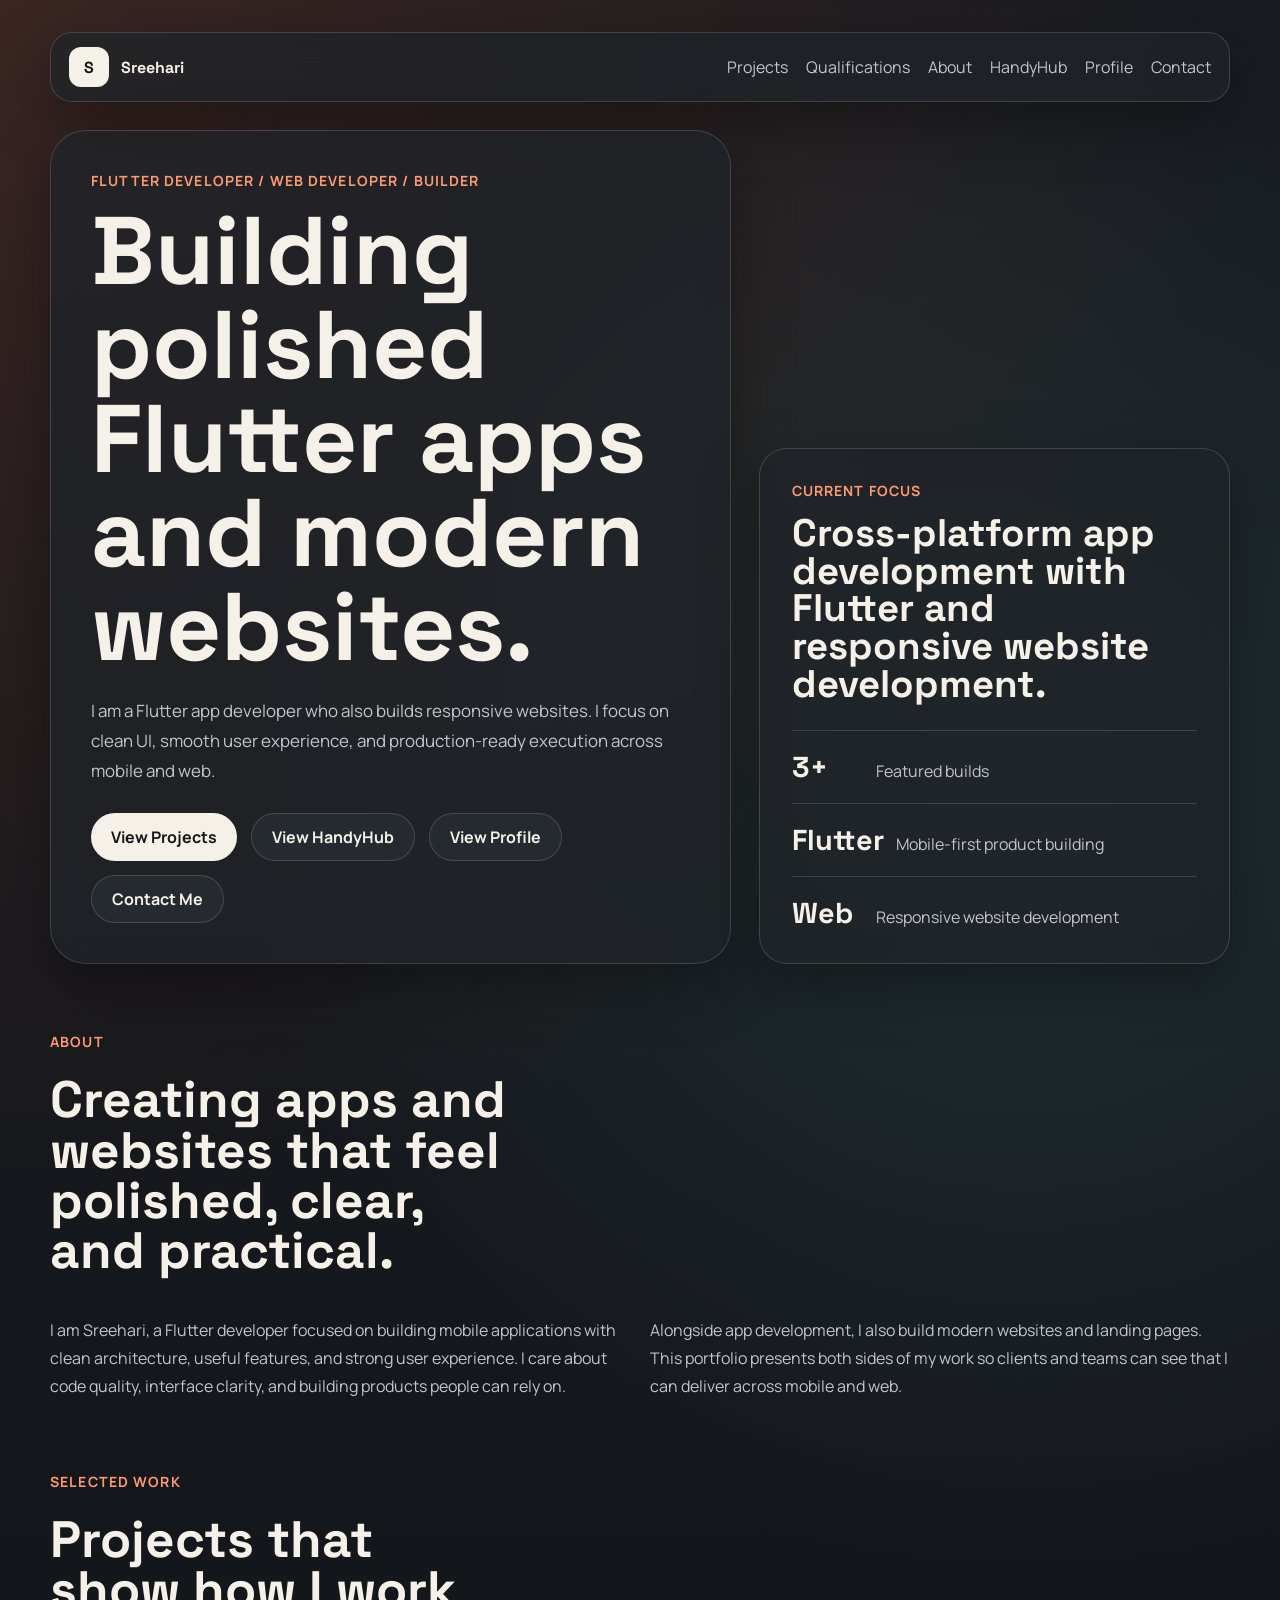
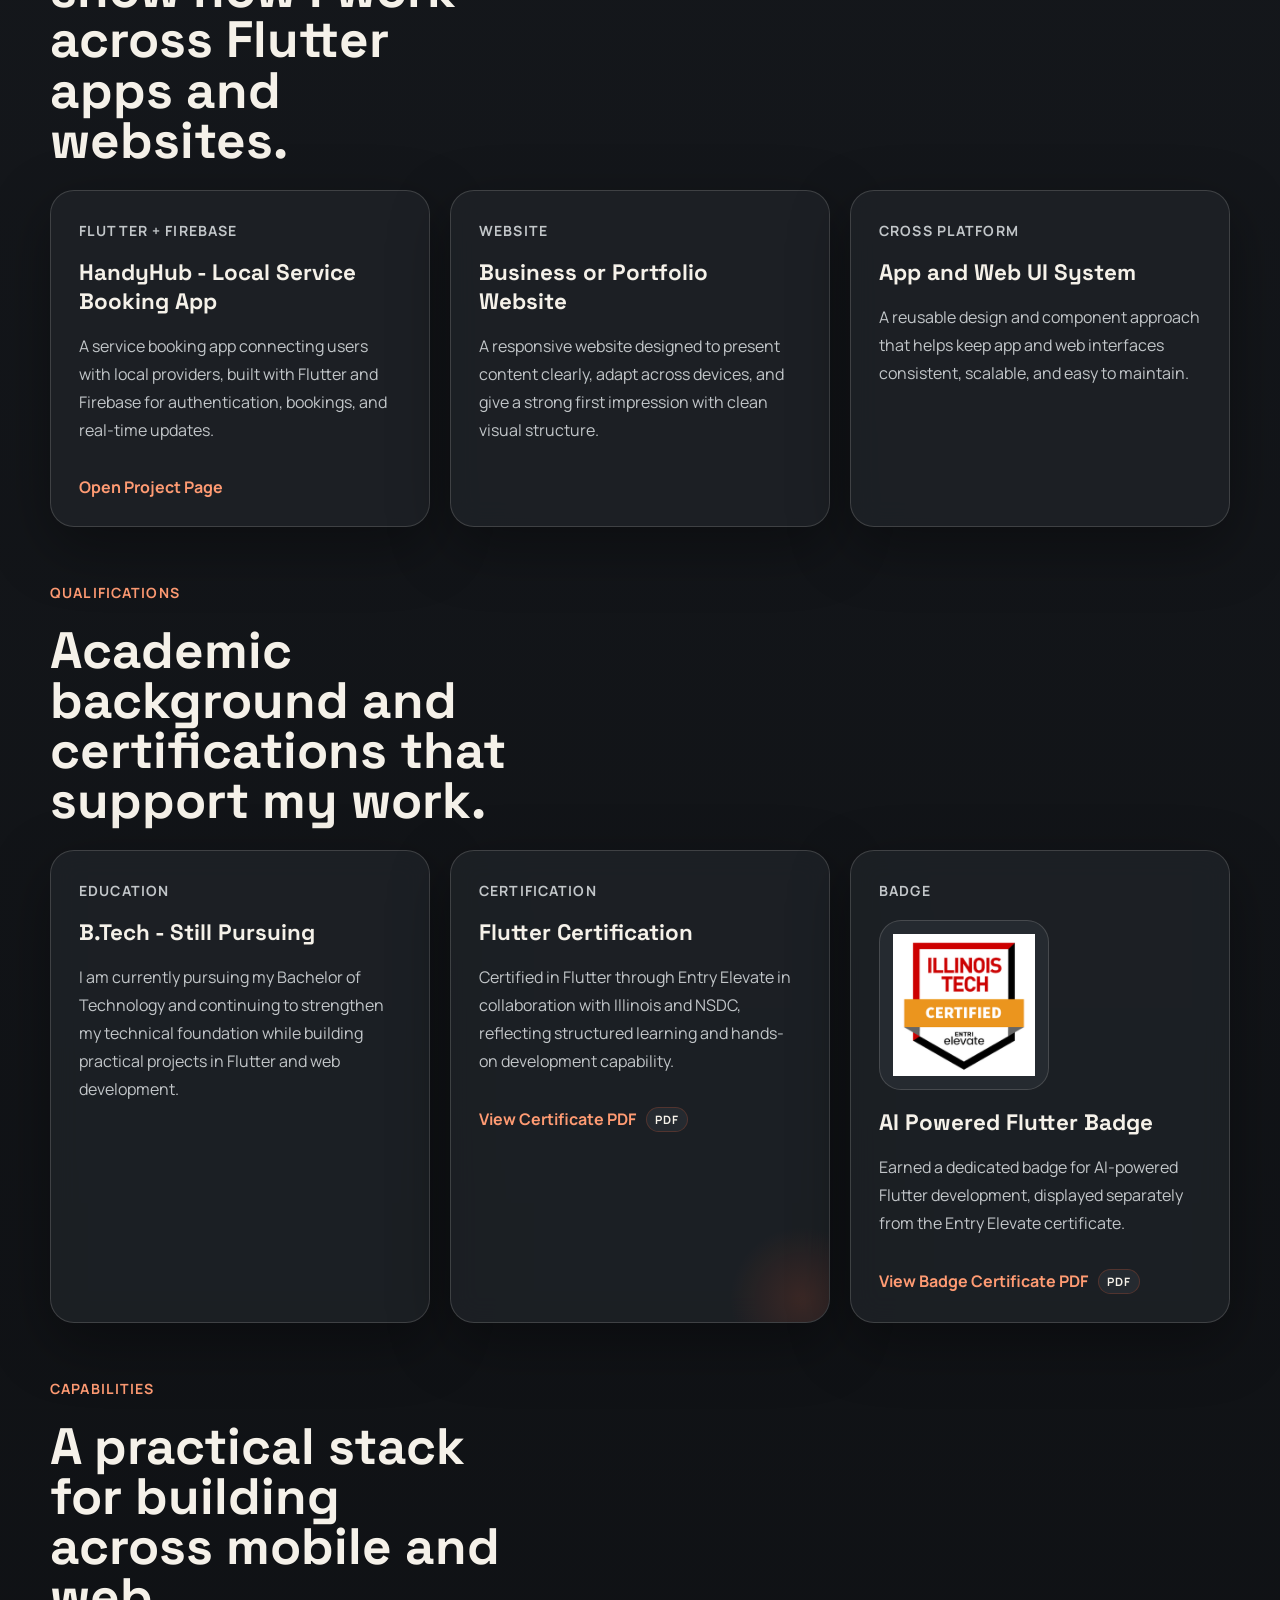
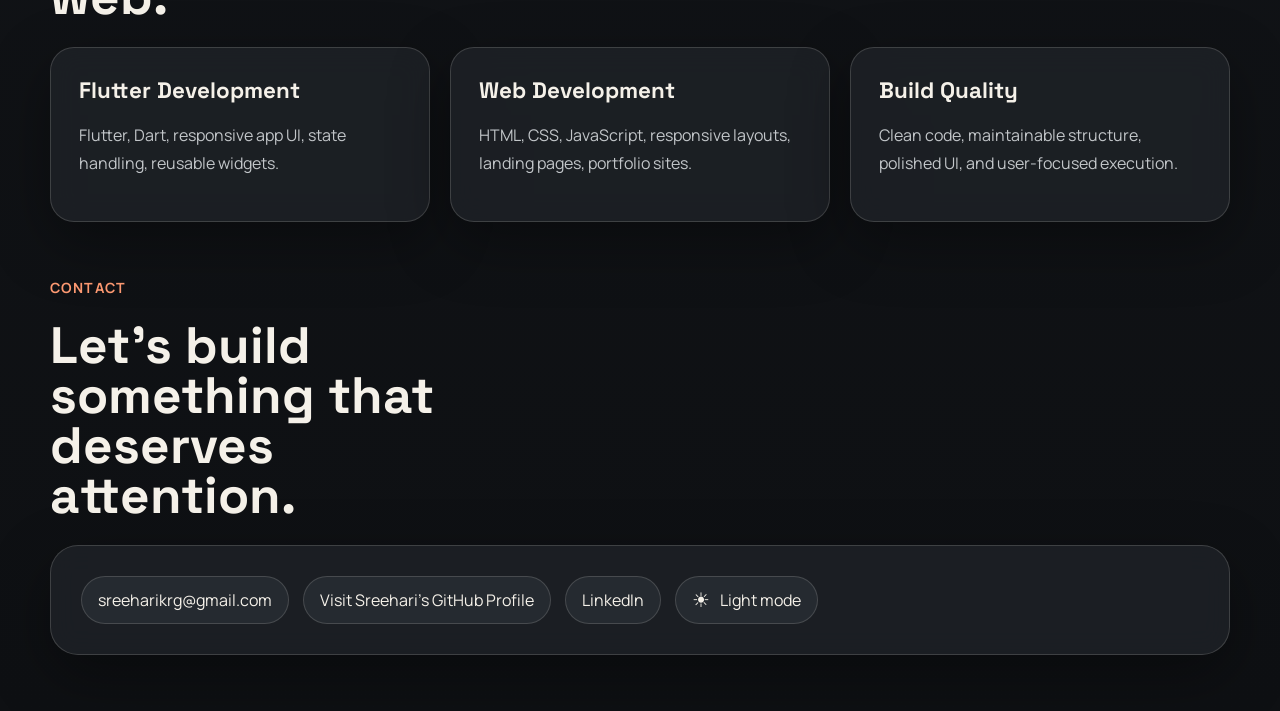
<file: Portfoliobysreehari/index.html>
<!DOCTYPE html>
<html lang="en" data-theme="dark" class="dark-mode">
<head>
  <meta charset="UTF-8">
  <meta name="viewport" content="width=device-width, initial-scale=1.0">
  <title>Sreehari | Flutter & Web Developer</title>
  <meta
    name="description"
    content="Portfolio website for Sreehari featuring Flutter app development, web development, projects, skills, and contact details."
  >
  <link rel="preconnect" href="https://fonts.googleapis.com">
  <link rel="preconnect" href="https://fonts.gstatic.com" crossorigin>
  <link
    href="https://fonts.googleapis.com/css2?family=Space+Grotesk:wght@400;500;700&family=Manrope:wght@400;500;700&display=swap"
    rel="stylesheet"
  >
  <link rel="stylesheet" href="styles.css?v=5">
</head>
<body>
  <div class="site-shell">
    <header class="hero">
      <nav class="topbar">
        <div class="brand">
          <span class="brand-mark">S</span>
          <span class="brand-text">Sreehari</span>
        </div>
        <div class="nav-links">
          <a href="#projects">Projects</a>
          <a href="#qualifications">Qualifications</a>
          <a href="#about">About</a>
          <a href="handyhub.html">HandyHub</a>
          <a href="profile.html">Profile</a>
          <a href="#contact">Contact</a>
        </div>
      </nav>

      <div class="hero-grid">
        <section class="hero-copy">
          <p class="eyebrow">Flutter Developer / Web Developer / Builder</p>
          <h1>Building polished Flutter apps and modern websites.</h1>
          <p class="hero-text">
            I am a Flutter app developer who also builds responsive websites.
            I focus on clean UI, smooth user experience, and production-ready
            execution across mobile and web.
          </p>
          <div class="hero-actions">
            <a class="button button-primary" href="#projects">View Projects</a>
            <a class="button button-secondary" href="handyhub.html">View HandyHub</a>
            <a class="button button-secondary" href="profile.html">View Profile</a>
            <a class="button button-secondary" href="#contact">Contact Me</a>
          </div>
        </section>

        <aside class="hero-card">
          <p class="card-label">Current Focus</p>
          <h2>Cross-platform app development with Flutter and responsive website development.</h2>
          <ul class="stat-list">
            <li>
              <span class="stat-value">3+</span>
              <span class="stat-label">Featured builds</span>
            </li>
            <li>
              <span class="stat-value">Flutter</span>
              <span class="stat-label">Mobile-first product building</span>
            </li>
            <li>
              <span class="stat-value">Web</span>
              <span class="stat-label">Responsive website development</span>
            </li>
          </ul>
        </aside>
      </div>
    </header>

    <main>
      <section class="section section-intro" id="about">
        <div class="section-heading">
          <p class="eyebrow">About</p>
          <h2>Creating apps and websites that feel polished, clear, and practical.</h2>
        </div>
        <div class="intro-grid">
          <p>
            I am Sreehari, a Flutter developer focused on building mobile
            applications with clean architecture, useful features, and strong
            user experience. I care about code quality, interface clarity, and
            building products people can rely on.
          </p>
          <p>
            Alongside app development, I also build modern websites and landing
            pages. This portfolio presents both sides of my work so clients and
            teams can see that I can deliver across mobile and web.
          </p>
        </div>
      </section>

      <section class="section" id="projects">
        <div class="section-heading">
          <p class="eyebrow">Selected Work</p>
          <h2>Projects that show how I work across Flutter apps and websites.</h2>
        </div>
        <div class="project-grid">
          <article class="project-card reveal">
            <p class="project-tag">Flutter + Firebase</p>
            <h3>HandyHub - Local Service Booking App</h3>
            <p>
              A service booking app connecting users with local providers,
              built with Flutter and Firebase for authentication, bookings, and
              real-time updates.
            </p>
            <a class="project-inline-link" href="handyhub.html">Open Project Page</a>
          </article>
          <article class="project-card reveal">
            <p class="project-tag">Website</p>
            <h3>Business or Portfolio Website</h3>
            <p>
              A responsive website designed to present content clearly, adapt
              across devices, and give a strong first impression with clean
              visual structure.
            </p>
          </article>
          <article class="project-card reveal">
            <p class="project-tag">Cross Platform</p>
            <h3>App and Web UI System</h3>
            <p>
              A reusable design and component approach that helps keep app and
              web interfaces consistent, scalable, and easy to maintain.
            </p>
          </article>
        </div>
      </section>

      <section class="section" id="qualifications">
        <div class="section-heading">
          <p class="eyebrow">Qualifications</p>
          <h2>Academic background and certifications that support my work.</h2>
        </div>
        <div class="qualification-grid">
          <article class="qualification-card reveal">
            <p class="project-tag">Education</p>
            <h3>B.Tech - Still Pursuing</h3>
            <p>
              I am currently pursuing my Bachelor of Technology and continuing
              to strengthen my technical foundation while building practical
              projects in Flutter and web development.
            </p>
          </article>
          <article class="qualification-card certificate-card reveal">
            <p class="project-tag">Certification</p>
            <h3>Flutter Certification</h3>
            <p>
              Certified in Flutter through Entry Elevate in collaboration with
              Illinois and NSDC, reflecting structured learning and hands-on
              development capability.
            </p>
            <a
              class="certificate-link"
              href="assets/flutter-certificate.pdf"
              target="_blank"
              rel="noreferrer"
            >
              View Certificate PDF
            </a>
          </article>
          <article class="qualification-card badge-card reveal">
            <p class="project-tag">Badge</p>
            <a
              class="badge-image-link"
              href="assets/AIPoweredFlutter_Badge20260516-31-hcysxd.pdf"
              target="_blank"
              rel="noreferrer"
              aria-label="View AI Powered Flutter badge PDF"
            >
              <img
                src="./assets/ai-powered-flutter.png"
                alt="AI Powered Flutter badge"
                class="profile-badge-image"
              >
            </a>
            <h3>AI Powered Flutter Badge</h3>
            <p>
              Earned a dedicated badge for AI-powered Flutter development,
              displayed separately from the Entry Elevate certificate.
            </p>
            <a
              class="certificate-link"
              href="assets/AIPoweredFlutter_Badge20260516-31-hcysxd.pdf"
              target="_blank"
              rel="noreferrer"
            >
              View Badge Certificate PDF
            </a>
          </article>
        </div>
      </section>

      <section class="section">
        <div class="section-heading">
          <p class="eyebrow">Capabilities</p>
          <h2>A practical stack for building across mobile and web.</h2>
        </div>
        <div class="skill-grid">
          <div class="skill-card reveal">
            <h3>Flutter Development</h3>
            <p>Flutter, Dart, responsive app UI, state handling, reusable widgets.</p>
          </div>
          <div class="skill-card reveal">
            <h3>Web Development</h3>
            <p>HTML, CSS, JavaScript, responsive layouts, landing pages, portfolio sites.</p>
          </div>
          <div class="skill-card reveal">
            <h3>Build Quality</h3>
            <p>Clean code, maintainable structure, polished UI, and user-focused execution.</p>
          </div>
        </div>
      </section>

      <section class="section contact-section" id="contact">
        <div class="section-heading">
          <p class="eyebrow">Contact</p>
          <h2>Let's build something that deserves attention.</h2>
        </div>
        <div class="contact-panel">
          
          <div class="contact-links">
            <a href="mailto:sreeharikrg@gmail.com">sreeharikrg@gmail.com</a>
            <a href="https://github.com/sreeharikdev" target="_blank" rel="noreferrer">Visit Sreehari's GitHub Profile</a>
            <a href="https://www.linkedin.com/in/sreehari-k-93b1501a4/" target="_blank" rel="noreferrer">LinkedIn</a>
            <button
              class="theme-toggle"
              type="button"
              id="theme-toggle"
              aria-pressed="true"
              aria-label="Switch to light mode"
            >
              <span class="theme-toggle-icon" aria-hidden="true">&#9728;</span>
              <span class="theme-toggle-label">Light mode</span>
            </button>
          </div>
        </div>
      </section>
    </main>
  </div>

  <script src="script.js?v=4"></script>
</body>
</html>
</file>
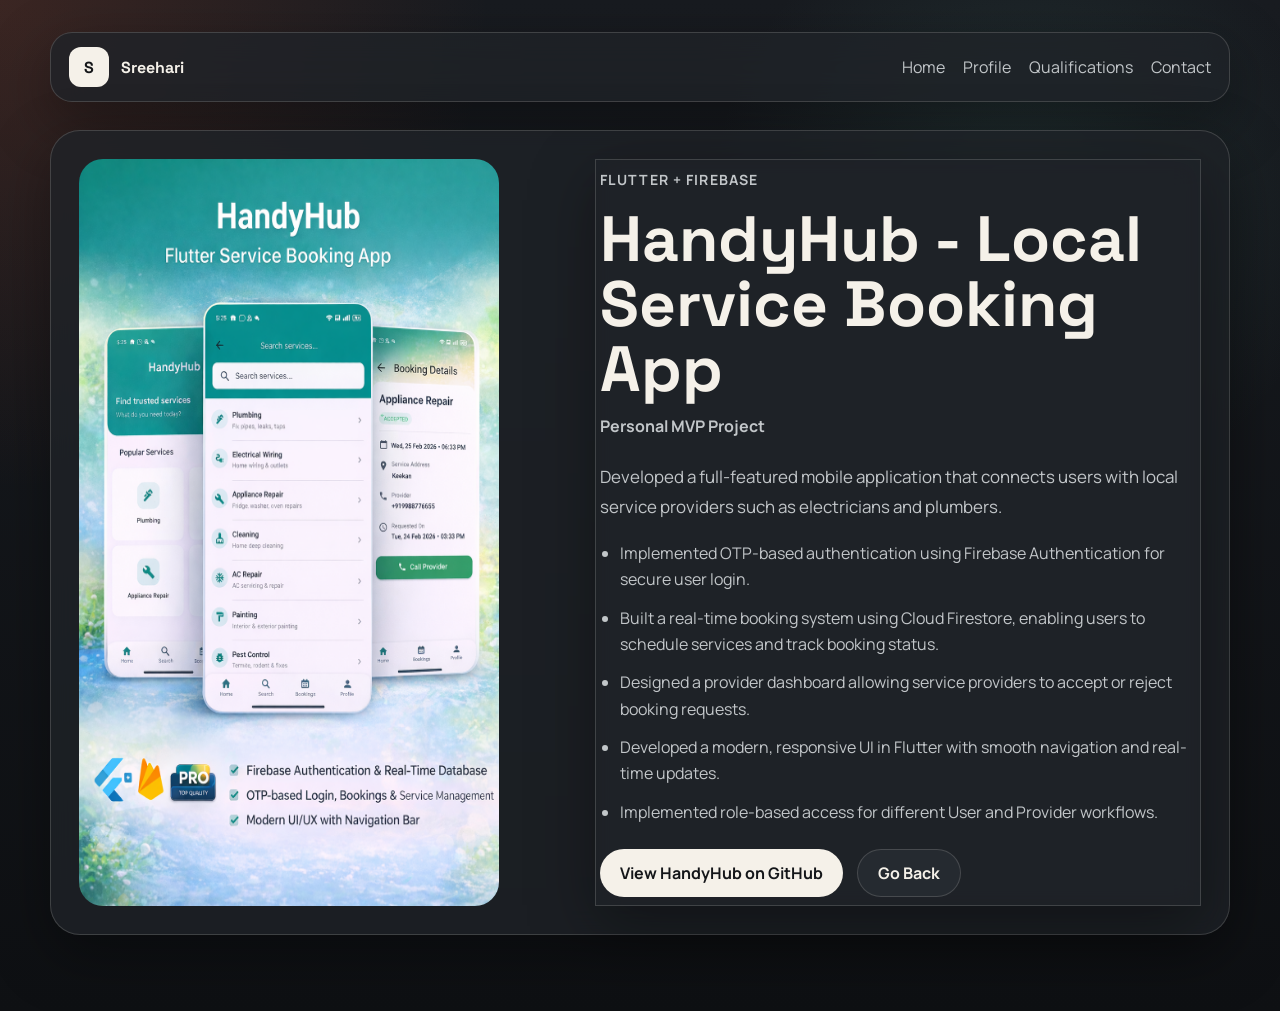
<file: Portfoliobysreehari/handyhub.html>
<!DOCTYPE html>
<html lang="en" data-theme="dark" class="dark-mode">
<head>
  <meta charset="UTF-8">
  <meta name="viewport" content="width=device-width, initial-scale=1.0">
  <title>HandyHub | Project Case Study</title>
  <meta
    name="description"
    content="HandyHub project page showcasing a Flutter and Firebase local service booking app."
  >
  <link rel="preconnect" href="https://fonts.googleapis.com">
  <link rel="preconnect" href="https://fonts.gstatic.com" crossorigin>
  <link
    href="https://fonts.googleapis.com/css2?family=Space+Grotesk:wght@400;500;700&family=Manrope:wght@400;500;700&display=swap"
    rel="stylesheet"
  >
  <link rel="stylesheet" href="styles.css?v=5">
</head>
<body>
  <div class="site-shell">
    <header class="hero profile-hero">
      <nav class="topbar">
        <div class="brand">
          <span class="brand-mark">S</span>
          <span class="brand-text">Sreehari</span>
        </div>
        <div class="nav-links">
          <a href="index.html">Home</a>
          <a href="profile.html">Profile</a>
          <a href="index.html#qualifications">Qualifications</a>
          <a href="index.html#contact">Contact</a>
        </div>
      </nav>

      <div class="featured-project project-page-layout">
        <div class="featured-project-media">
          
          <img
            src="assets/appdemopic.png"
            alt="Profile placeholder for Sreehari"
            class="profile-photo"
          >
        
        </div>
        <article class="featured-project-copy">
          <p class="project-tag">Flutter + Firebase</p>
          <h1>HandyHub - Local Service Booking App</h1>
          <p class="project-meta">Personal MVP Project</p>
          <p class="hero-text">
            Developed a full-featured mobile application that connects users
            with local service providers such as electricians and plumbers.
          </p>

          <ul class="project-points">
            <li>Implemented OTP-based authentication using Firebase Authentication for secure user login.</li>
            <li>Built a real-time booking system using Cloud Firestore, enabling users to schedule services and track booking status.</li>
            <li>Designed a provider dashboard allowing service providers to accept or reject booking requests.</li>
            <li>Developed a modern, responsive UI in Flutter with smooth navigation and real-time updates.</li>
            <li>Implemented role-based access for different User and Provider workflows.</li>
          </ul>

          <div class="project-links">
            <a href="https://github.com/sreehari547-hub/handyhub" class="button button-primary">View HandyHub on GitHub</a>
            <a href="index.html#projects" class="button button-secondary">Go Back</a>
          </div>
        </article>
      </div>
    </header>
  </div>
  <script src="script.js?v=4"></script>
</body>
</html>
</file>
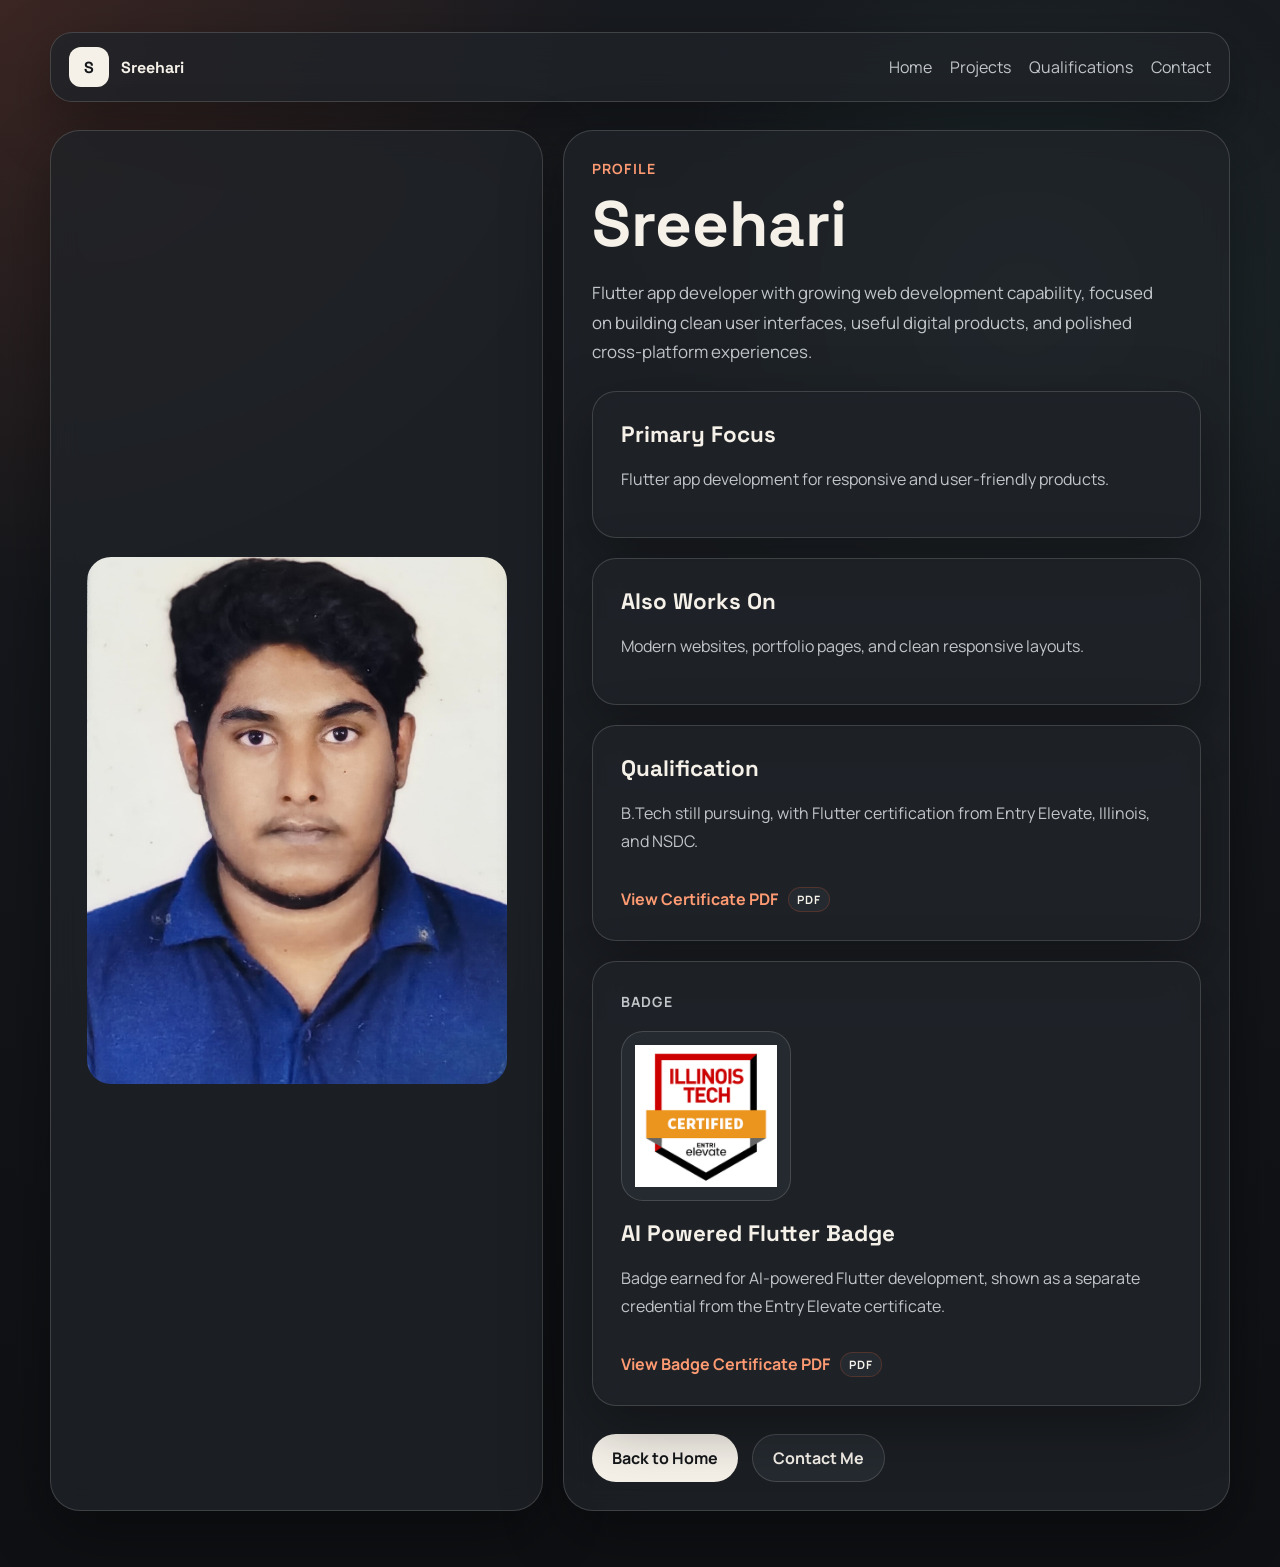
<file: Portfoliobysreehari/profile.html>
<!DOCTYPE html>
<html lang="en" data-theme="dark" class="dark-mode">
<head>
  <meta charset="UTF-8">
  <meta name="viewport" content="width=device-width, initial-scale=1.0">
  <title>Sreehari | Profile</title>
  <meta
    name="description"
    content="Profile page for Sreehari, Flutter and web developer."
  >
  <link rel="preconnect" href="https://fonts.googleapis.com">
  <link rel="preconnect" href="https://fonts.gstatic.com" crossorigin>
  <link
    href="https://fonts.googleapis.com/css2?family=Space+Grotesk:wght@400;500;700&family=Manrope:wght@400;500;700&display=swap"
    rel="stylesheet"
  >
  <link rel="stylesheet" href="styles.css?v=5">
</head>
<body>
  <div class="site-shell">
    <header class="hero profile-hero">
      <nav class="topbar">
        <div class="brand">
          <span class="brand-mark">S</span>
          <span class="brand-text">Sreehari</span>
        </div>
        <div class="nav-links">
          <a href="index.html">Home</a>
          <a href="index.html#projects">Projects</a>
          <a href="index.html#qualifications">Qualifications</a>
          <a href="index.html#contact">Contact</a>
        </div>
      </nav>

      <div class="profile-layout">
        <section class="profile-photo-card">
          <img
            src="assets/Portfolioprofile.jpeg"
            alt="Profile placeholder for Sreehari"
            class="profile-photo"
          >
        </section>

        <section class="profile-content">
          <p class="eyebrow">Profile</p>
          <h1>Sreehari</h1>
          <p class="hero-text">
            Flutter app developer with growing web development capability,
            focused on building clean user interfaces, useful digital products,
            and polished cross-platform experiences.
          </p>

          <div class="profile-points">
            <div class="skill-card">
              <h3>Primary Focus</h3>
              <p>Flutter app development for responsive and user-friendly products.</p>
            </div>
            <div class="skill-card">
              <h3>Also Works On</h3>
              <p>Modern websites, portfolio pages, and clean responsive layouts.</p>
            </div>
            <div class="skill-card">
              <h3>Qualification</h3>
              <p>B.Tech still pursuing, with Flutter certification from Entry Elevate, Illinois, and NSDC.</p>
              <a
                class="certificate-link"
                href="assets/flutter-certificate.pdf"
                target="_blank"
                rel="noreferrer"
              >
                View Certificate PDF
              </a>
            </div>
            <div class="skill-card badge-card">
              <p class="project-tag">Badge</p>
              <a
                class="badge-image-link"
                href="assets/AIPoweredFlutter_Badge20260516-31-hcysxd.pdf"
                target="_blank"
                rel="noreferrer"
                aria-label="View AI Powered Flutter badge PDF"
              >
                <img
                  src="./assets/ai-powered-flutter.png"
                  alt="AI Powered Flutter badge"
                  class="profile-badge-image"
                >
              </a>
              <h3>AI Powered Flutter Badge</h3>
              <p>
                Badge earned for AI-powered Flutter development, shown as a
                separate credential from the Entry Elevate certificate.
              </p>
              <a
                class="certificate-link"
                href="assets/AIPoweredFlutter_Badge20260516-31-hcysxd.pdf"
                target="_blank"
                rel="noreferrer"
              >
                View Badge Certificate PDF
              </a>
            </div>
          </div>

          <div class="hero-actions">
            <a class="button button-primary" href="index.html">Back to Home</a>
            <a class="button button-secondary" href="index.html#contact">Contact Me</a>
          </div>
        </section>
      </div>
    </header>
  </div>
  <script src="script.js?v=4"></script>
</body>
</html>
</file>
<file: Portfoliobysreehari/styles.css>
:root {
  --bg: #f3efe4;
  --surface: rgba(255, 252, 246, 0.7);
  --surface-strong: #fffaf0;
  --text: #1d1b18;
  --muted: #5e5a53;
  --line: rgba(29, 27, 24, 0.12);
  --accent: #c7512d;
  --accent-soft: #f2b28d;
  --shadow: 0 20px 60px rgba(57, 39, 17, 0.12);
}

:root[data-theme="dark"],
:root.dark-mode {
  color-scheme: dark;
  --bg: #141619;
  --surface: rgba(31, 35, 40, 0.78);
  --surface-strong: #252a30;
  --text: #f5f1e9;
  --muted: #c2c6c9;
  --line: rgba(245, 241, 233, 0.16);
  --accent: #ff9b73;
  --accent-soft: #a95439;
  --shadow: 0 20px 60px rgba(0, 0, 0, 0.35);
}

* {
  box-sizing: border-box;
}

html {
  scroll-behavior: smooth;
}

body {
  margin: 0;
  min-height: 100vh;
  color: var(--text);
  background:
    radial-gradient(circle at top left, rgba(199, 81, 45, 0.18), transparent 30%),
    radial-gradient(circle at 80% 20%, rgba(77, 137, 126, 0.2), transparent 24%),
    linear-gradient(180deg, #f8f3ea 0%, #efe7d6 100%);
  font-family: "Manrope", sans-serif;
  transition: background-color 220ms ease, color 220ms ease;
}

:root[data-theme="dark"] body,
:root.dark-mode body {
  background:
    radial-gradient(circle at top left, rgba(199, 81, 45, 0.2), transparent 30%),
    radial-gradient(circle at 80% 20%, rgba(77, 137, 126, 0.2), transparent 24%),
    linear-gradient(180deg, #181b20 0%, #0e1013 100%);
}

a {
  color: inherit;
  text-decoration: none;
}

.site-shell {
  width: min(1180px, calc(100% - 32px));
  margin: 0 auto;
  padding: 24px 0 56px;
}

.hero {
  padding: 8px 0 40px;
}

.topbar {
  display: flex;
  align-items: center;
  justify-content: space-between;
  gap: 20px;
  padding: 14px 18px;
  background: var(--surface);
  backdrop-filter: blur(16px);
  border: 1px solid var(--line);
  border-radius: 22px;
  box-shadow: var(--shadow);
}

.brand {
  display: inline-flex;
  align-items: center;
  gap: 12px;
  font-family: "Space Grotesk", sans-serif;
  font-weight: 700;
}

.brand-mark {
  display: grid;
  place-items: center;
  width: 40px;
  height: 40px;
  border-radius: 12px;
  background: var(--text);
  color: var(--bg);
}

.nav-links {
  display: flex;
  flex-wrap: wrap;
  gap: 18px;
  color: var(--muted);
}

.hero-grid {
  display: grid;
  grid-template-columns: 1.3fr 0.9fr;
  gap: 28px;
  margin-top: 28px;
}

.hero-copy,
.hero-card,
.project-card,
.featured-project,
.featured-project-copy,
.skill-card,
.contact-panel,
.qualification-card,
.profile-photo-card,
.profile-content {
  background: var(--surface);
  border: 1px solid var(--line);
  box-shadow: var(--shadow);
  backdrop-filter: blur(14px);
}

.hero-copy {
  padding: 40px;
  border-radius: 36px;
}

.eyebrow,
.card-label,
.project-tag {
  margin: 0 0 14px;
  color: var(--accent);
  font-size: 0.88rem;
  font-weight: 700;
  letter-spacing: 0.08em;
  text-transform: uppercase;
}

.hero-copy h1,
.section-heading h2,
.hero-card h2 {
  margin: 0;
  font-family: "Space Grotesk", sans-serif;
  line-height: 0.98;
}

.hero-copy h1 {
  max-width: 10ch;
  font-size: clamp(3rem, 8vw, 6rem);
}

.hero-text {
  max-width: 58ch;
  margin: 22px 0 0;
  color: var(--muted);
  font-size: 1.06rem;
  line-height: 1.75;
}

.hero-actions {
  display: flex;
  flex-wrap: wrap;
  gap: 14px;
  margin-top: 28px;
}

.button {
  display: inline-flex;
  align-items: center;
  justify-content: center;
  min-height: 48px;
  padding: 0 20px;
  border-radius: 999px;
  font-weight: 700;
  transition: transform 180ms ease, background-color 180ms ease;
}

.button:hover {
  transform: translateY(-2px);
}

.button-primary {
  background: var(--text);
  color: var(--bg);
}

.button-secondary {
  background: rgba(255, 250, 240, 0.9);
  border: 1px solid var(--line);
}

:root[data-theme="dark"] .button-secondary,
:root.dark-mode .button-secondary,
:root[data-theme="dark"] .handyhub-chip-row span,
:root.dark-mode .handyhub-chip-row span,
:root[data-theme="dark"] .certificate-link::after,
:root.dark-mode .certificate-link::after,
:root[data-theme="dark"] .badge-image-link,
:root.dark-mode .badge-image-link,
:root[data-theme="dark"] .handyhub-media-panel,
:root.dark-mode .handyhub-media-panel {
  background: var(--surface-strong);
  color: var(--text);
}

.hero-card {
  padding: 32px;
  border-radius: 28px;
  align-self: end;
}

.hero-card h2 {
  font-size: clamp(1.8rem, 3vw, 2.6rem);
}

.stat-list {
  display: grid;
  gap: 18px;
  margin: 28px 0 0;
  padding: 0;
  list-style: none;
}

.stat-list li {
  display: flex;
  align-items: baseline;
  gap: 12px;
  padding-top: 18px;
  border-top: 1px solid var(--line);
}

.stat-value {
  min-width: 72px;
  font-family: "Space Grotesk", sans-serif;
  font-size: 1.8rem;
  font-weight: 700;
}

.stat-label,
.intro-grid p,
.project-card p,
.skill-card p,
.contact-panel p {
  color: var(--muted);
  line-height: 1.75;
}

.section {
  padding: 28px 0;
}

.section-heading {
  display: grid;
  gap: 10px;
  margin-bottom: 24px;
}

.section-heading h2 {
  max-width: 14ch;
  font-size: clamp(2rem, 4vw, 3.4rem);
}

.intro-grid,
.project-grid,
.skill-grid,
.qualification-grid,
.profile-layout,
.profile-points,
.featured-project {
  display: grid;
  gap: 20px;
}

.intro-grid {
  grid-template-columns: repeat(2, minmax(0, 1fr));
}

.project-grid {
  grid-template-columns: repeat(3, minmax(0, 1fr));
}

.featured-project {
  grid-template-columns: 0.9fr 1.1fr;
  margin-bottom: 20px;
  padding: 28px;
  border-radius: 30px;
}

.featured-project-media {
  display: flex;
}

.demo-placeholder {
  display: grid;
  place-items: center;
  width: 100%;
  min-height: 360px;
  padding: 24px;
  border: 2px dashed rgba(29, 27, 24, 0.18);
  border-radius: 24px;
  background:
    linear-gradient(135deg, rgba(199, 81, 45, 0.1), rgba(77, 137, 126, 0.12));
  text-align: center;
}

.demo-placeholder span {
  display: block;
  font-family: "Space Grotesk", sans-serif;
  font-size: 1.4rem;
  font-weight: 700;
}

.demo-placeholder p,
.featured-project-copy p,
.qualification-card p {
  color: var(--muted);
  line-height: 1.75;
}

.featured-project-copy {
  padding: 8px 4px;
}

.featured-project-copy h3 {
  margin: 0;
  font-family: "Space Grotesk", sans-serif;
  font-size: clamp(2rem, 4vw, 3rem);
}

.featured-project-copy h1 {
  margin: 0;
  font-family: "Space Grotesk", sans-serif;
  font-size: clamp(2.3rem, 5vw, 4rem);
  line-height: 1.02;
}

.project-meta {
  margin: 10px 0 14px;
  font-weight: 700;
}

.project-points {
  display: grid;
  gap: 12px;
  margin: 18px 0 0;
  padding-left: 20px;
  color: var(--muted);
  line-height: 1.65;
}

.project-links {
  display: flex;
  flex-wrap: wrap;
  gap: 14px;
  margin-top: 24px;
}

.project-inline-link {
  display: inline-block;
  margin-top: 16px;
  color: var(--accent);
  font-weight: 700;
}

.project-page-layout {
  margin-top: 28px;
}

.handyhub-hero {
  position: relative;
  overflow: hidden;
}

.handyhub-hero::before {
  content: "";
  position: absolute;
  inset: 18px;
  border-radius: 26px;
  background:
    radial-gradient(circle at top right, rgba(77, 137, 126, 0.16), transparent 30%),
    radial-gradient(circle at bottom left, rgba(199, 81, 45, 0.14), transparent 28%);
  pointer-events: none;
}

.handyhub-media-panel,
.handyhub-copy {
  position: relative;
  z-index: 1;
}

.handyhub-media-panel {
  position: relative;
  align-items: center;
  justify-content: center;
  min-height: 100%;
  padding: 18px;
  border-radius: 26px;
  background: linear-gradient(160deg, rgba(255, 250, 240, 0.95), rgba(255, 244, 229, 0.72));
}

.handyhub-screen-frame {
  width: min(100%, 410px);
  padding: 14px;
  border-radius: 34px;
  background: linear-gradient(180deg, #27211d, #12100e);
  box-shadow: 0 24px 40px rgba(29, 27, 24, 0.2);
}

.handyhub-preview {
  display: block;
  width: 100%;
  border-radius: 22px;
}

.handyhub-floating-note {
  position: absolute;
  right: 10px;
  bottom: 18px;
  max-width: 220px;
  padding: 16px 18px;
  border: 1px solid rgba(255, 250, 240, 0.55);
  border-radius: 20px;
  background: rgba(29, 27, 24, 0.88);
  color: #fffaf0;
  box-shadow: 0 22px 40px rgba(29, 27, 24, 0.22);
}

.handyhub-note-label {
  display: inline-block;
  margin-bottom: 8px;
  color: rgba(255, 250, 240, 0.72);
  font-size: 0.74rem;
  font-weight: 700;
  letter-spacing: 0.08em;
  text-transform: uppercase;
}

.handyhub-floating-note strong {
  display: block;
  margin-bottom: 6px;
  font-family: "Space Grotesk", sans-serif;
  font-size: 1.05rem;
}

.handyhub-floating-note p,
.handyhub-detail-card p,
.handyhub-feature-card p,
.handyhub-stack-panel p {
  margin: 0;
  color: var(--muted);
  line-height: 1.75;
}

.handyhub-floating-note p {
  color: rgba(255, 250, 240, 0.78);
  line-height: 1.55;
}

.handyhub-chip-row,
.handyhub-stat-grid,
.handyhub-detail-grid,
.handyhub-feature-grid {
  display: grid;
  gap: 16px;
}

.handyhub-chip-row {
  grid-template-columns: repeat(2, minmax(0, 1fr));
  margin-top: 24px;
}

.handyhub-chip-row span {
  display: inline-flex;
  align-items: center;
  justify-content: center;
  min-height: 44px;
  padding: 0 16px;
  border: 1px solid var(--line);
  border-radius: 999px;
  background: rgba(255, 250, 240, 0.76);
  color: var(--text);
  font-size: 0.94rem;
  font-weight: 700;
}

.handyhub-stat-grid {
  grid-template-columns: repeat(3, minmax(0, 1fr));
  margin-top: 22px;
}

.handyhub-stat-card,
.handyhub-detail-card,
.handyhub-feature-card,
.handyhub-stack-panel {
  background: var(--surface);
  border: 1px solid var(--line);
  box-shadow: var(--shadow);
  backdrop-filter: blur(14px);
}

.handyhub-stat-card {
  display: grid;
  gap: 8px;
  padding: 20px;
  border-radius: 22px;
}

.handyhub-stat-value,
.handyhub-detail-card h3,
.handyhub-feature-card h3,
.handyhub-stack-panel h3 {
  font-family: "Space Grotesk", sans-serif;
}

.handyhub-stat-value {
  font-size: 1.4rem;
  font-weight: 700;
}

.handyhub-stat-label {
  color: var(--muted);
  line-height: 1.6;
}

.handyhub-main {
  padding-bottom: 12px;
}

.handyhub-section {
  padding-top: 12px;
}

.handyhub-detail-grid {
  grid-template-columns: repeat(2, minmax(0, 1fr));
}

.handyhub-detail-card,
.handyhub-feature-card {
  padding: 28px;
  border-radius: 24px;
}

.handyhub-detail-card h3,
.handyhub-feature-card h3,
.handyhub-stack-panel h3 {
  margin: 0 0 12px;
  font-size: 1.5rem;
}

.handyhub-feature-grid {
  grid-template-columns: repeat(2, minmax(0, 1fr));
}

.handyhub-stack-panel {
  display: grid;
  grid-template-columns: repeat(3, minmax(0, 1fr));
  gap: 20px;
  padding: 28px;
  border-radius: 28px;
}

.skill-grid {
  grid-template-columns: repeat(3, minmax(0, 1fr));
}

.qualification-grid {
  grid-template-columns: repeat(3, minmax(0, 1fr));
}

.project-card,
.skill-card,
.qualification-card {
  min-height: 100%;
  padding: 28px;
  border-radius: 24px;
}

.certificate-card {
  position: relative;
  overflow: hidden;
}

.certificate-card::after {
  content: "";
  position: absolute;
  right: -48px;
  bottom: -52px;
  width: 150px;
  height: 150px;
  border-radius: 999px;
  background: radial-gradient(circle, rgba(199, 81, 45, 0.18), transparent 68%);
  pointer-events: none;
}

.certificate-link {
  position: relative;
  z-index: 1;
  display: inline-flex;
  align-items: center;
  margin-top: 16px;
  color: var(--accent);
  font-weight: 700;
}

.certificate-link::after {
  content: "PDF";
  margin-left: 10px;
  padding: 4px 8px;
  border: 1px solid rgba(199, 81, 45, 0.28);
  border-radius: 999px;
  background: rgba(255, 250, 240, 0.78);
  color: var(--text);
  font-size: 0.72rem;
  letter-spacing: 0.08em;
}

.badge-card {
  position: relative;
  overflow: hidden;
}

.badge-image-link {
  display: inline-flex;
  align-items: center;
  justify-content: center;
  width: 170px;
  min-height: 170px;
  margin: 2px 0 18px;
  border: 1px solid rgba(29, 27, 24, 0.1);
  border-radius: 22px;
  background: rgba(255, 250, 240, 0.72);
}

.profile-badge-image {
  display: block;
  width: min(142px, 44vw);
  height: auto;
}

.project-card h3,
.skill-card h3,
.qualification-card h3 {
  margin: 0 0 12px;
  font-family: "Space Grotesk", sans-serif;
  font-size: 1.4rem;
}

.profile-hero {
  padding-bottom: 0;
}

.profile-layout {
  grid-template-columns: 0.85fr 1.15fr;
  margin-top: 28px;
}

.profile-photo-card,
.profile-content {
  padding: 28px;
  border-radius: 30px;
}

.profile-photo-card {
  display: flex;
  align-items: center;
  justify-content: center;
}

.profile-photo {
  width: 100%;
  max-width: 420px;
  border-radius: 24px;
  display: block;
}

.profile-content h1 {
  margin: 0;
  font-family: "Space Grotesk", sans-serif;
  font-size: clamp(2.8rem, 5vw, 4.8rem);
  line-height: 1;
}

.profile-points {
  grid-template-columns: 1fr;
  margin-top: 24px;
}

.contact-section {
  padding-bottom: 0;
}

.contact-panel {
  display: grid;
  gap: 20px;
  padding: 30px;
  border-radius: 28px;
}

.contact-links {
  display: flex;
  flex-wrap: wrap;
  gap: 14px;
}

.contact-links a,
.theme-toggle {
  display: inline-flex;
  align-items: center;
  min-height: 46px;
  padding: 12px 16px;
  border: 1px solid var(--line);
  border-radius: 999px;
  background: var(--surface-strong);
  color: var(--text);
}

.theme-toggle {
  gap: 10px;
  cursor: pointer;
  font: inherit;
  font-weight: inherit;
  line-height: inherit;
  white-space: nowrap;
  transition: background-color 220ms ease, color 220ms ease;
}

.theme-toggle:focus-visible,
a:focus-visible {
  outline: 3px solid var(--accent);
  outline-offset: 3px;
}

.theme-toggle-icon {
  font-size: 1.25rem;
  line-height: 1;
}

.reveal {
  opacity: 0;
  transform: translateY(24px);
  transition: opacity 500ms ease, transform 500ms ease;
}

.reveal.is-visible {
  opacity: 1;
  transform: translateY(0);
}

:root[data-theme="dark"] .demo-placeholder,
:root.dark-mode .demo-placeholder {
  border-color: rgba(245, 241, 233, 0.22);
}

:root[data-theme="dark"] .badge-image-link,
:root.dark-mode .badge-image-link {
  border-color: var(--line);
}

@media (max-width: 920px) {
  .hero-grid,
  .intro-grid,
  .featured-project,
  .project-grid,
  .skill-grid,
  .qualification-grid,
  .profile-layout,
  .handyhub-stat-grid,
  .handyhub-detail-grid,
  .handyhub-feature-grid,
  .handyhub-stack-panel {
    grid-template-columns: 1fr;
  }

  .hero-copy {
    padding: 32px 24px;
  }

  .hero-card,
  .featured-project,
  .project-card,
  .skill-card,
  .contact-panel,
  .qualification-card,
  .profile-photo-card,
  .profile-content,
  .handyhub-detail-card,
  .handyhub-feature-card,
  .handyhub-stack-panel {
    padding: 24px;
  }

  .handyhub-media-panel {
    min-height: 420px;
  }
}

@media (max-width: 640px) {
  .site-shell {
    width: min(100% - 20px, 1180px);
    padding-top: 14px;
  }

  .topbar {
    border-radius: 18px;
    padding: 14px;
  }

  .nav-links {
    gap: 12px;
    font-size: 0.94rem;
  }

  .hero-copy h1 {
    max-width: none;
  }

  .section-heading h2 {
    max-width: none;
  }

  .handyhub-chip-row {
    grid-template-columns: 1fr;
  }

  .handyhub-floating-note {
    position: static;
    max-width: none;
    margin-top: 18px;
  }

  .handyhub-media-panel {
    padding: 14px;
  }
}
</file>
